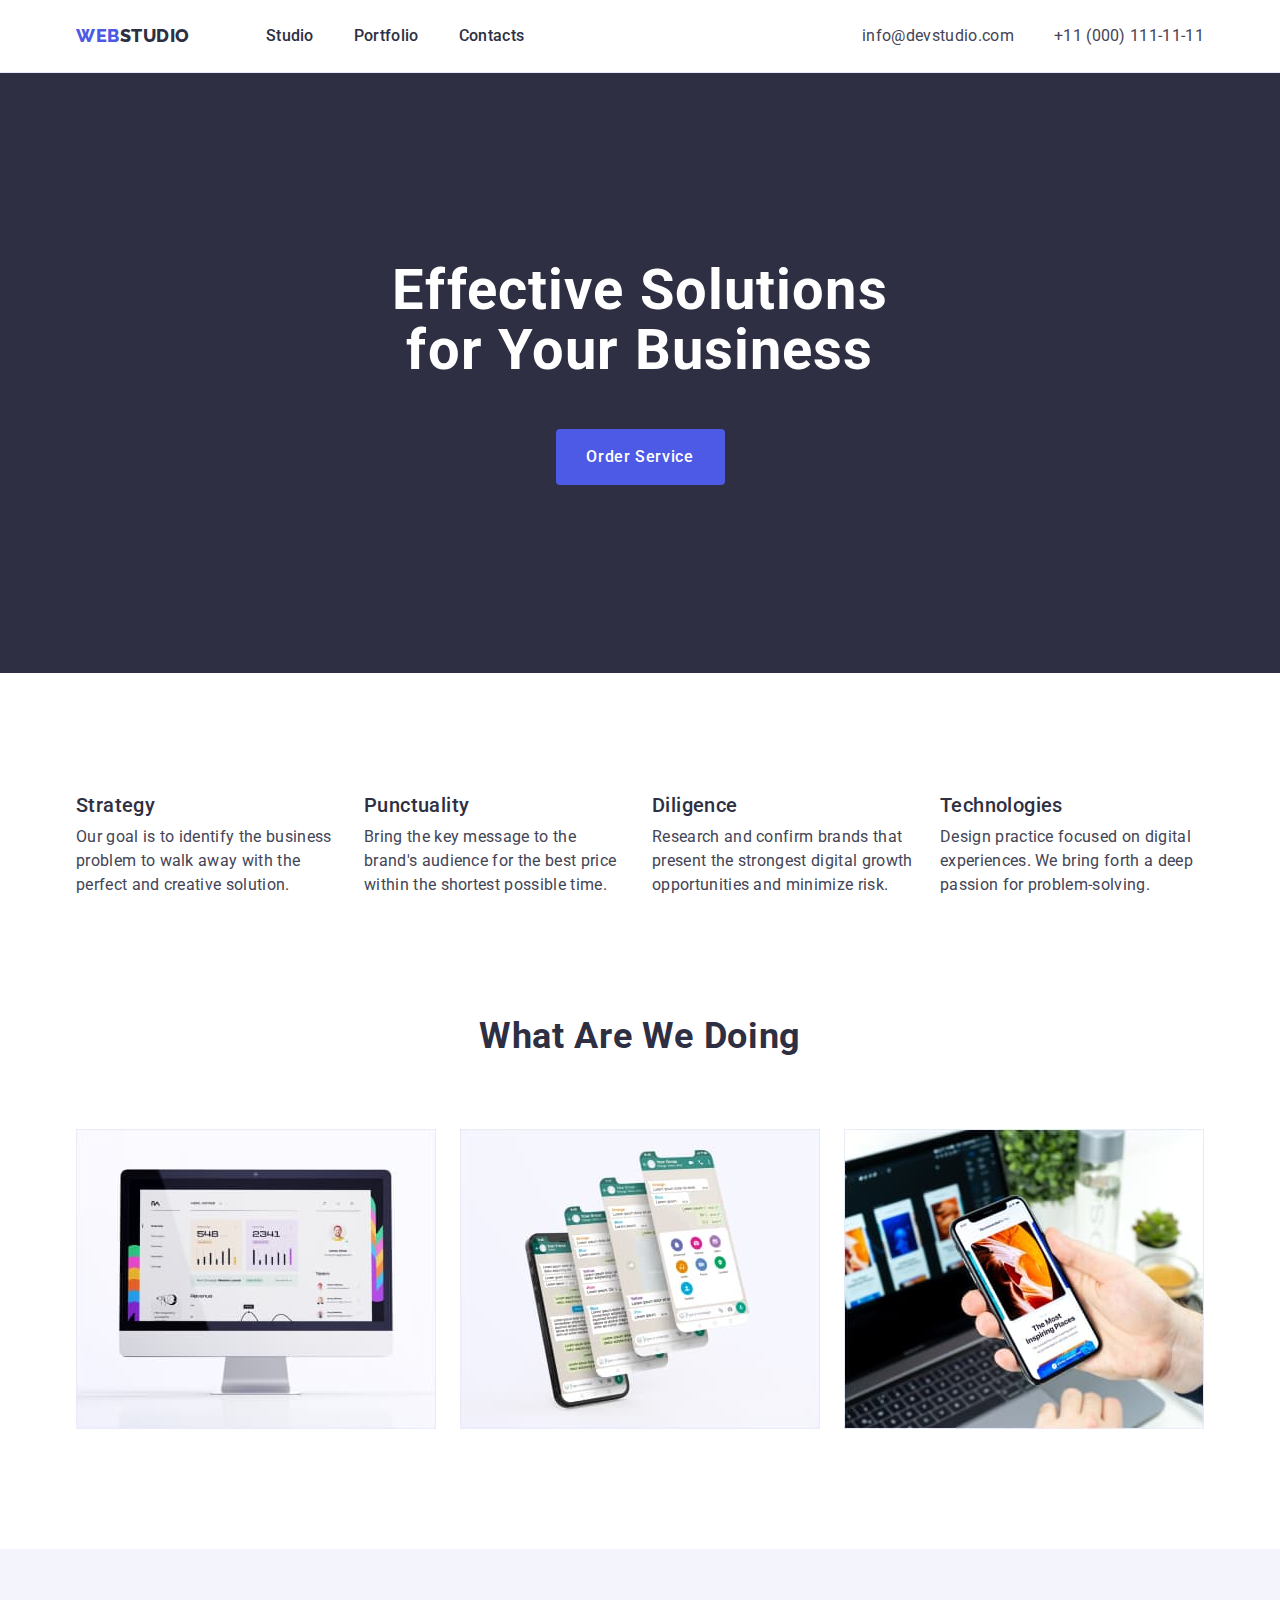
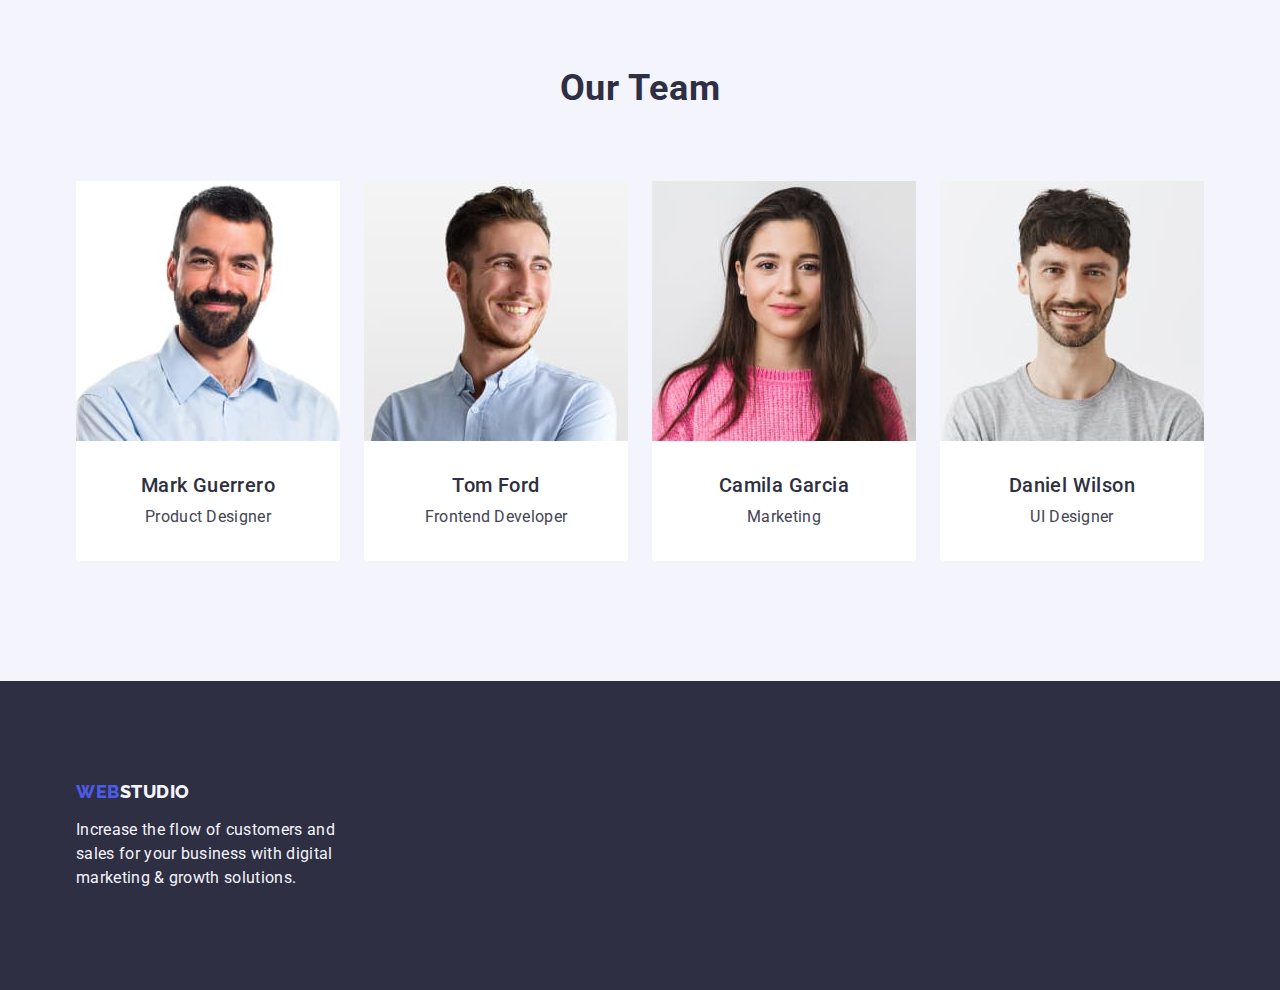
<file: index.html>
<!DOCTYPE html>
<html lang="en">
  <head>
    <meta charset="UTF-8" />
    <meta http-equiv="X-UA-Compatible" content="IE=edge" />
    <meta name="viewport" content="width=device-width, initial-scale=1.0" />
    <link rel="preconnect" href="https://fonts.googleapis.com" />
    <link rel="preconnect" href="https://fonts.gstatic.com" crossorigin />
    <link
      href="https://fonts.googleapis.com/css2?family=Raleway:wght@800&family=Roboto:wght@400;500;700;900&display=swap"
      rel="stylesheet"
    />
    <link
      rel="stylesheet"
      href="https://cdnjs.cloudflare.com/ajax/libs/modern-normalize/2.0.0/modern-normalize.min.css"
    />
    <link rel="stylesheet" href="./css/styles.css" />
    <title>WebStudio</title>
  </head>

  <body>
    <header class="header">
      <div class="container header-conteiner">
        <nav class="header-navigation">
          <a href="./index.html" class="header-logo link"
            >Web<span class="header-logo-span">Studio</span></a
          >
          <ul class="header-menu list">
            <li class="header-menu-item list">
              <a class="header-menu-link link" href="./index.html">Studio</a>
            </li>
            <li class="header-menu-item list">
              <a class="header-menu-link link" href="./portfolio.html"
                >Portfolio</a
              >
            </li>
            <li class="header-menu-item list">
              <a class="header-menu-link link" href="">Contacts</a>
            </li>
          </ul>
        </nav>
        <address class="header-addres">
          <ul class="header-addres-list list">
            <li class="header-addres-item list">
              <a
                class="header-addres-link link"
                href="mailto:info@devstudio.com"
                >info@devstudio.com</a
              >
            </li>
            <li class="header-addres-item list">
              <a class="header-addres-link link" href="tel:+110001111111"
                >+11 (000) 111-11-11</a
              >
            </li>
          </ul>
        </address>
      </div>
    </header>

    <main>
      <section class="hero">
        <div class="container">
          <h1 class="hero-title">Effective Solutions for Your Business</h1>
          <button type="button" class="hero-button">Order Service</button>
        </div>
      </section>

      <section class="advantages">
        <div class="container">
          <h2 class="visually-hidden">Advantages</h2>
          <ul class="advantages-list list">
            <li class="advantages-item list">
              <h3 class="advantages-subtitle section-subtitle">Strategy</h3>
              <p class="advantages-item-text section-text">
                Our goal is to identify the business problem to walk away with
                the perfect and creative solution.
              </p>
            </li>
            <li class="advantages-item list">
              <h3 class="advantages-subtitle section-subtitle">Punctuality</h3>
              <p class="advantages-item-text section-text">
                Bring the key message to the brand's audience for the best price
                within the shortest possible time.
              </p>
            </li>
            <li class="advantages-item list">
              <h3 class="advantages-subtitle section-subtitle">Diligence</h3>
              <p class="advantages-item-text section-text">
                Research and confirm brands that present the strongest digital
                growth opportunities and minimize risk.
              </p>
            </li>
            <li class="advantages-item list">
              <h3 class="advantages-subtitle section-subtitle">Technologies</h3>
              <p class="advantages-item-text section-text">
                Design practice focused on digital experiences. We bring forth a
                deep passion for problem-solving.
              </p>
            </li>
          </ul>
        </div>
      </section>

      <section class="products">
        <div class="container">
          <h2 class="products-title section-title">What are we doing</h2>
          <ul class="products-list list">
            <li class="products-item list">
              <img
                src="./images/img1.jpg"
                alt="computer"
                width="360"
                height="300"
              />
            </li>
            <li class="products-item list">
              <img
                src="./images/img2.jpg"
                alt="screensavers"
                width="360"
                height="300"
              />
            </li>
            <li class="products-item list">
              <img
                src="./images/img3.jpg"
                alt="laptop and phone in hand"
                width="360"
                height="300"
              />
            </li>
          </ul>
        </div>
      </section>

      <section class="team">
        <div class="container">
          <h2 class="team-tittle section-title">Our Team</h2>
          <ul class="team-list list">
            <li class="team-item list">
              <img
                src="./images/imgteam1.jpg"
                alt="man"
                width="264"
                height="260"
              />
              <div class="team-name-class">
                <h3 class="team-name section-subtitle">Mark Guerrero</h3>
                <p class="team-status section-text">Product Designer</p>
              </div>
            </li>
            <li class="team-item list">
              <img
                src="./images/imgteam2.jpg"
                alt="man"
                width="264"
                height="260"
              />
              <div class="team-name-class">
                <h3 class="team-name section-subtitle">Tom Ford</h3>
                <p class="team-status section-text">Frontend Developer</p>
              </div>
            </li>
            <li class="team-item list">
              <img
                src="./images/imgteam3.jpg"
                alt="woman"
                width="264"
                height="260"
              />
              <div class="team-name-class">
                <h3 class="team-name section-subtitle">Camila Garcia</h3>
                <p class="team-status section-text">Marketing</p>
              </div>
            </li>
            <li class="team-item list">
              <img
                src="./images/imgteam4.jpg"
                alt="man"
                width="264"
                height="260"
              />
              <div class="team-name-class">
                <h3 class="team-name section-subtitle">Daniel Wilson</h3>
                <p class="team-status section-text">UI Designer</p>
              </div>
            </li>
          </ul>
        </div>
      </section>
    </main>

    <footer class="footer">
      <div class="container">
        <a href="./index.html" class="footer-logo link"
          >Web<span class="footer-logo-span">Studio</span></a
        >
        <p class="footer-text">
          Increase the flow of customers and sales for your business with
          digital marketing & growth solutions.
        </p>
      </div>
    </footer>
  </body>
</html>
</file>
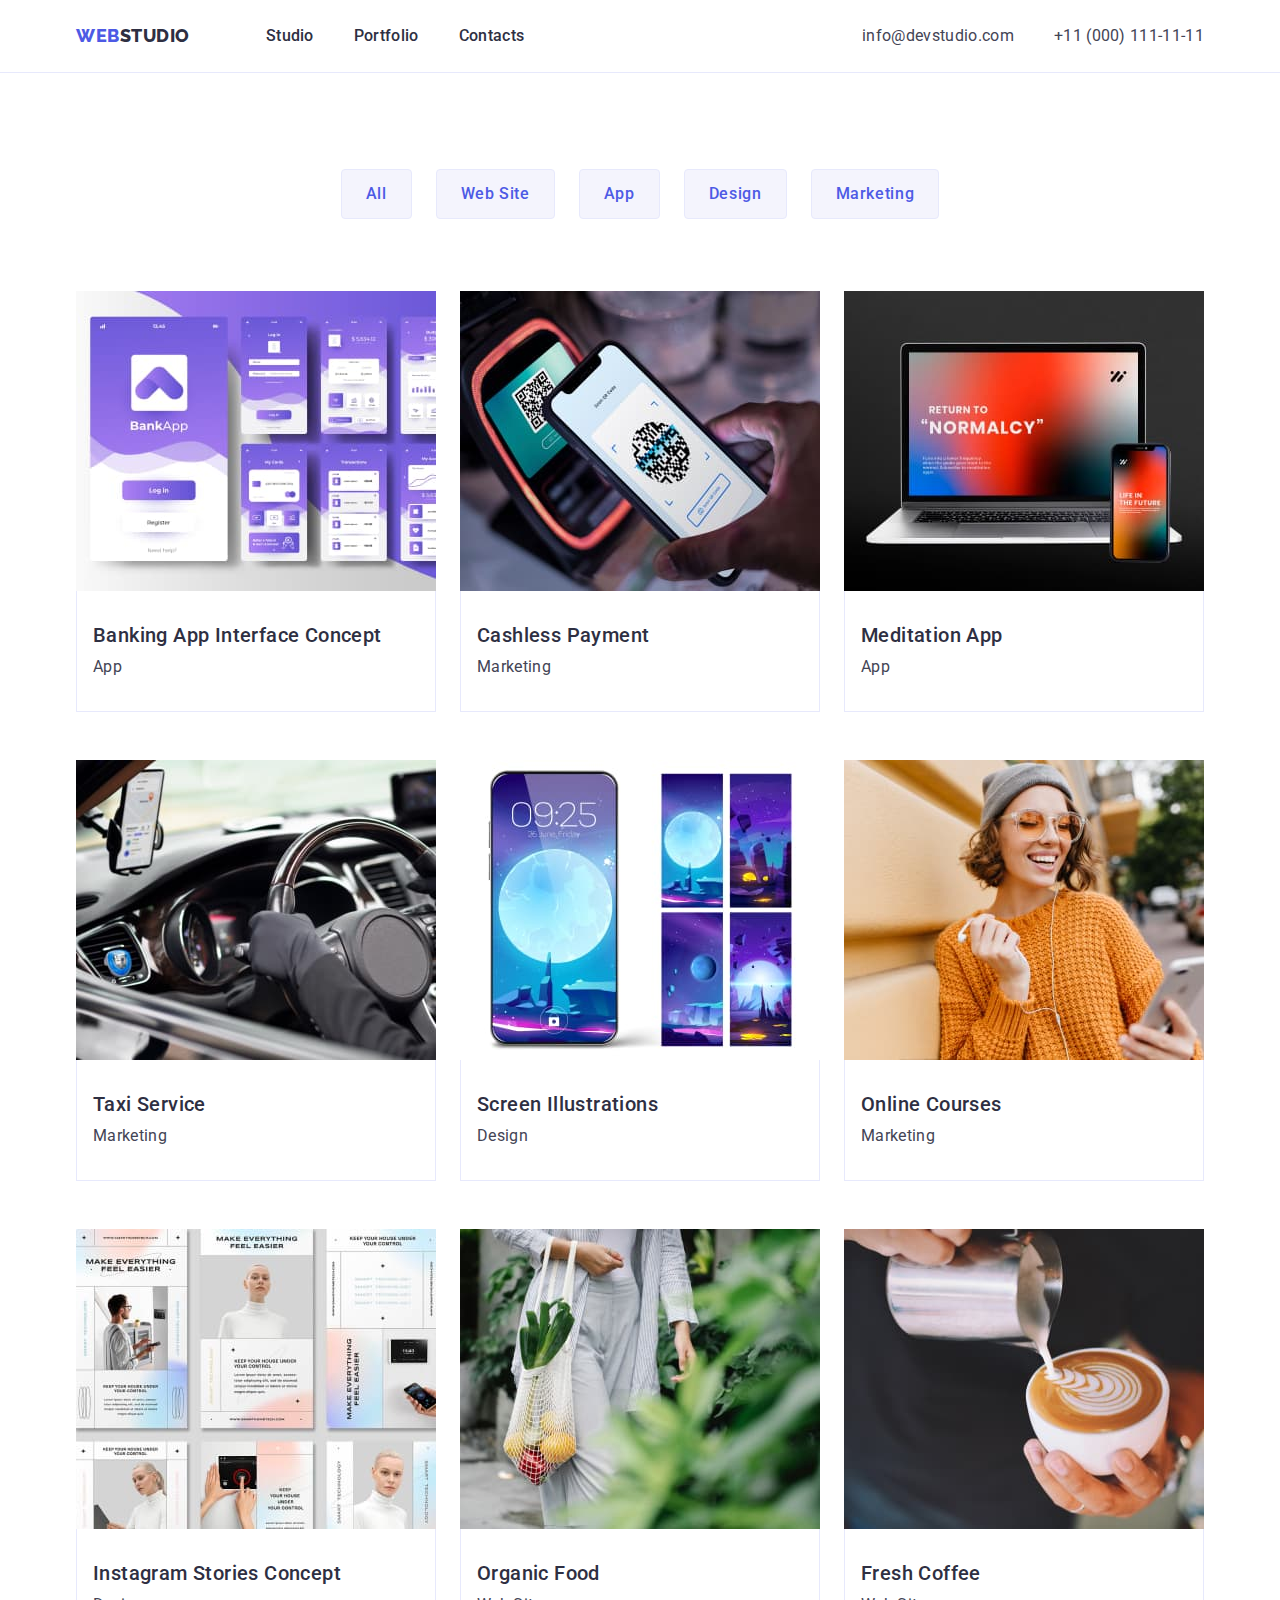
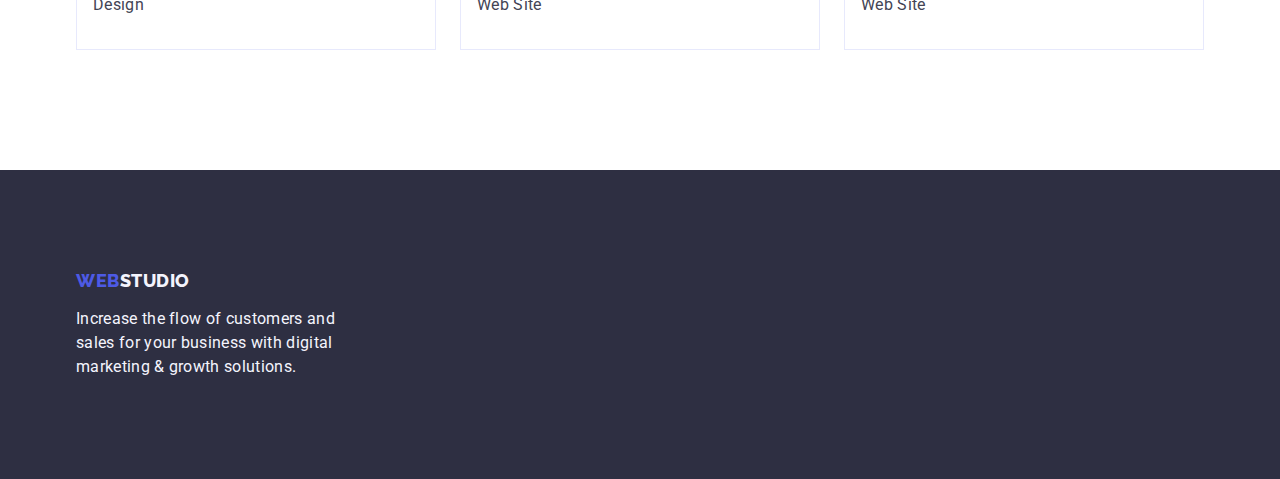
<file: portfolio.html>
<!DOCTYPE html>
<html lang="en">
  <head>
    <meta charset="UTF-8" />
    <meta http-equiv="X-UA-Compatible" content="IE=edge" />
    <meta name="viewport" content="width=device-width, initial-scale=1.0" />
    <link rel="preconnect" href="https://fonts.googleapis.com" />
    <link rel="preconnect" href="https://fonts.gstatic.com" crossorigin />
    <link
      href="https://fonts.googleapis.com/css2?family=Raleway:wght@800&family=Roboto:wght@400;500;700;900&display=swap"
      rel="stylesheet"
    />
    <link
      rel="stylesheet"
      href="https://cdnjs.cloudflare.com/ajax/libs/modern-normalize/2.0.0/modern-normalize.min.css"
    />
    <link rel="stylesheet" href="./css/styles.css" />

    <title>WebStudio</title>
  </head>

  <body>
    <header class="header">
      <div class="container header-conteiner">
        <nav class="header-navigation">
          <a href="./index.html" class="header-logo link"
            >Web<span class="header-logo-span">Studio</span></a
          >
          <ul class="header-menu list">
            <li class="header-menu-item list">
              <a class="header-menu-link link" href="./index.html">Studio</a>
            </li>
            <li class="header-menu-item list">
              <a class="header-menu-link link" href="./portfolio.html"
                >Portfolio</a
              >
            </li>
            <li class="header-menu-item list">
              <a class="header-menu-link link" href="">Contacts</a>
            </li>
          </ul>
        </nav>
        <address class="header-addres">
          <ul class="header-addres-list list">
            <li class="header-addres-item list">
              <a
                class="header-addres-link link"
                href="mailto:info@devstudio.com"
                >info@devstudio.com</a
              >
            </li>
            <li class="header-addres-item list">
              <a class="header-addres-link link" href="tel:+110001111111"
                >+11 (000) 111-11-11</a
              >
            </li>
          </ul>
        </address>
      </div>
    </header>

    <main>
      <section class="portfolio">
        <div class="container">
          <h1 class="visually-hidden">Portfolio</h1>
          <ul class="port-navigation-list list">
            <li class="port-navigation-item list">
              <button type="button" class="port-navigation-button">All</button>
            </li>
            <li class="port-navigation-item list">
              <button type="button" class="port-navigation-button">
                Web Site
              </button>
            </li>
            <li class="port-navigation-item list">
              <button type="button" class="port-navigation-button">App</button>
            </li>
            <li class="port-navigation-item list">
              <button type="button" class="port-navigation-button">
                Design
              </button>
            </li>
            <li class="port-navigation-item list">
              <button type="button" class="port-navigation-button">
                Marketing
              </button>
            </li>
          </ul>

          <ul class="port-avatar-list list">
            <li class="port-avatar-item">
              <a class="portfolio-link link" href="">
                <img
                  src="./images/imgport1.jpg"
                  alt="bank aplication"
                  width="360"
                  height="300"
                />
                <div class="port-name-class">
                  <h2 class="port-avatar-title">
                    Banking App Interface Concept
                  </h2>
                  <p class="port-avatar-text">App</p>
                </div>
              </a>
            </li>
            <li class="port-avatar-item">
              <a class="portfolio-link link" href="">
                <img
                  src="./images/imgport2.jpg"
                  alt="telefon read qr cod"
                  width="360"
                  height="300"
                />
                <div class="port-name-class">
                  <h2 class="port-avatar-title">Cashless Payment</h2>
                  <p class="port-avatar-text">Marketing</p>
                </div>
              </a>
            </li>
            <li class="port-avatar-item">
              <a class="portfolio-link link" href="">
                <img
                  src="./images/imgport3.jpg"
                  alt="noutbook"
                  width="360"
                  height="300"
                />
                <div class="port-name-class">
                  <h2 class="port-avatar-title">Meditation App</h2>
                  <p class="port-avatar-text">App</p>
                </div>
              </a>
            </li>
            <li class="port-avatar-item">
              <a class="portfolio-link link" href="">
                <img
                  src="./images/imgport4.jpg"
                  alt="driver in the car"
                  width="360"
                  height="300"
                />
                <div class="port-name-class">
                  <h2 class="port-avatar-title">Taxi Service</h2>
                  <p class="port-avatar-text">Marketing</p>
                </div>
              </a>
            </li>
            <li class="port-avatar-item">
              <a class="portfolio-link link" href="">
                <img
                  src="./images/imgport5.jpg"
                  alt="mobil and moon"
                  width="360"
                  height="300"
                />
                <div class="port-name-class">
                  <h2 class="port-avatar-title">Screen Illustrations</h2>
                  <p class="port-avatar-text">Design</p>
                </div>
              </a>
            </li>
            <li class="port-avatar-item">
              <a class="portfolio-link link" href="">
                <img
                  src="./images/imgport6.jpg"
                  alt="nice girl"
                  width="360"
                  height="300"
                />
                <div class="port-name-class">
                  <h2 class="port-avatar-title">Online Courses</h2>
                  <p class="port-avatar-text">Marketing</p>
                </div>
              </a>
            </li>
            <li class="port-avatar-item">
              <a class="portfolio-link link" href="">
                <img
                  src="./images/imgport7.jpg"
                  alt="instagram stories"
                  width="360"
                  height="300"
                />
                <div class="port-name-class">
                  <h2 class="port-avatar-title">Instagram Stories Concept</h2>
                  <p class="port-avatar-text">Design</p>
                </div>
              </a>
            </li>
            <li class="port-avatar-item">
              <a class="portfolio-link link" href="">
                <img
                  src="./images/imgport8.jpg"
                  alt="woman go to shop"
                  width="360"
                  height="300"
                />
                <div class="port-name-class">
                  <h2 class="port-avatar-title">Organic Food</h2>
                  <p class="port-avatar-text">Web Site</p>
                </div>
              </a>
            </li>
            <li class="port-avatar-item">
              <a class="portfolio-link link" href="">
                <img
                  src="./images/imgport9.jpg"
                  alt="fresh coffee"
                  width="360"
                  height="300"
                />
                <div class="port-name-class">
                  <h2 class="port-avatar-title">Fresh Coffee</h2>
                  <p class="port-avatar-text">Web Site</p>
                </div>
              </a>
            </li>
          </ul>
        </div>
      </section>
    </main>

    <footer class="footer">
      <div class="container">
        <a href="./index.html" class="footer-logo link"
          >Web<span class="footer-logo-span">Studio</span></a
        >
        <p class="footer-text">
          Increase the flow of customers and sales for your business with
          digital marketing & growth solutions.
        </p>
      </div>
    </footer>
  </body>
</html>
</file>
<file: css/styles.css>
:root {
  --title-color: #ffffff;
  --subtitle-color: #2e2f42;
  --portfolio-filters:--title-color: #ffffff;
  --subtitle-color: #2e2f42;
  --portfolio-filters: #4d5ae5;
  --button-background-color: #f4f4fd;
  --litle-text: #434455;
  --button-port-color: #e7e9fc;
}

body {
  font-family: "Roboto", sans-serif;
  color: var(--litle-text);
  background-color: var(--title-color);
}

p,
h1,
h2,
h3,
h4,
h5,
h6 {
  margin-top: 0;
  margin-bottom: 0;
}

a {
  text-decoration: none;
}

ul {
  list-style-type: style type none;
  margin-top: 0;
  margin-bottom: 0;
  padding-left: 0;
}

img {
  display: block;
  max-width: 100%;
  height: auto;
}
.visually-hidden {
  position: absolute;
  width: 1px;
  height: 1px;
  margin: -1px;
  border: 0;
  padding: 0;
  white-space: nowrap;
  clip-path: inset(100%);
  clip: rect(0 0 0 0);
  overflow: hidden;
}
.list {
  list-style-type: none;
}
.link {
  text-decoration: none;
}

.container {
  width: 100%;
  max-width: 1158px;
  padding-left: 15px;
  padding-right: 15px;
  margin: 0 auto;
  outline: 2px solid none;
}

.section-title {
  text-transform: capitalize;
  text-align: center;
  font-size: 36px;
  line-height: 1.11;
  letter-spacing: 0.02em;
  color: var(--subtitle-color);
}
.section-subtitle {
  font-weight: 500;
  font-size: 20px;
  line-height: 1.2;
  letter-spacing: 0.02em;
  color: var(--subtitle-color);
}
.section-text {
  font-weight: 400;
  font-size: 16px;
  line-height: 1.5;
  letter-spacing: 0.02em;
  color: var(--litle-text);
}

/**-------------HEADER--------------- */

.header {
  padding-top: 24px;
  padding-bottom: 24px;
  border-bottom: 1px solid #e7e9fc;
}
.header-menu {
  display: flex;
  gap: 40px;
 
}
.header-addres-list {
  display: flex;
  gap: 40px;
}
.header-navigation {
  display: flex;
  align-items: center;

}
.header-conteiner {
  display: flex;
  align-items: center;
}

.header-logo {
  font-family: "Raleway", sans-serif;
  font-weight: 800;
  font-size: 18px;
  line-height: 1.17;
  color: var(--portfolio-filters);
  letter-spacing: 0.03em;
  display: flex;
  align-items: center;
  margin-right: 76px;
  text-transform: uppercase;
}
.header-logo-span {
  font-weight: 800;
  font-size: 18px;
  line-height: 1.17;
  color: var(--subtitle-color);
  
}
.header-menu-link {
  font-weight: 500;
  font-size: 16px;
  line-height: 1.5;
  letter-spacing: 0.02em;
  color: var(--subtitle-color);
  padding: 24px 0;
}
.header-menu-link:hover,
.header-menu-link:focus {
  color: #404bbf;
}

.header-addres {
  font-style: normal;
  margin-left: auto;
}
.header-addres-link:hover,
.header-addres-link:focus {
  color: #404bbf;
}
.header-menu-item {
  font-weight: 500;
  font-size: 16px;
  line-height: 1.5;
  letter-spacing: 0.02em;
  color: var(--subtitle-color);
}
.header-addres-link {
  font-weight: 400;
  font-size: 16px;
  line-height: 1.5;
  letter-spacing: 0.02em;
  color: var(--litle-text);
}

/**------------HERO--------------- */

.hero {
  background-color: #2e2f42;
  padding: 188px 0;
  
}
.hero-container {
  background-color: #2e2f42;
  width: 1440px;
  height: 600px;
  margin-left: auto;
  margin-right: auto;
  padding-top: 188px;
  padding-bottom: 188px;
}

.hero-title {
  font-weight: 700;
  font-size: 56px;
  line-height: 1.07;
  text-align: center;
  letter-spacing: 0.02em;
  color: #ffffff;
  max-width: 496px;
  height: 120px;
  margin-left: auto;
  margin-right: auto;
  margin-bottom: 48px;
}
.hero-button {
  display: block;
  min-width: 169px;
  height: 56px;
  border: none;
  font-family: "Roboto", sans-serif;
  font-weight: 500;
  font-size: 16px;
  line-height: 1.5;
  letter-spacing: 0.04em;
  cursor: pointer;
  color: #ffffff;
  background-color: var(--portfolio-filters);
  border-radius: 4px;
  margin-left: auto;
  margin-right: auto;
}

.hero-button:hover,
.hero-button:focus {
  background-color: #404bbf;
}

.advantages {
  padding: 120px 0 120px;
}
.advantages-list {
  display: flex;
  gap: 24px;
}
.advantages-subtitle {
  margin-bottom: 8px;
}
.advantages-item {
  width: calc((100% - 72px) / 4);
}

.products {
  padding-bottom: 120px;
}
.products-title {
  margin: 0 auto;
  margin-bottom: 72px;
  text-transform: capitalize;
}
.products-list {
  display: flex;
  gap: 24px;
}
.products-item {
  width: calc((100% - 24px * 2) / 3);
  margin: 0 auto;
}

.team {
  padding: 120px 0;
}
.team-tittle {
  margin-bottom: 72px;
}
.team-list {
  display: flex;
  gap: 24px;
}

.team-item {
  background-color: #ffffff;
  border-radius: 0px 0px 4px 4px;
}

.team {
  background-color: #f4f4fd;
}

.team-name-class {
  padding: 32px 16px;
  margin: 0 auto;
}
.team-name {
  text-align: center;
  margin-bottom: 8px;
}
.team-status {
  text-align: center;
}

.footer {
  background-color: var(--subtitle-color);
  padding: 100px 0;
}
.footer-text {
  font-weight: 400;
  font-size: 16px;
  line-height: 1.5;
  letter-spacing: 0.02em;
  color: #f4f4fd;
  max-width: 264px;
}
.footer-logo {
 display: inline-block;
  font-family: "Raleway", sans-serif;
  font-weight: 800;
  font-size: 18px;
  line-height: 1.17;
  color: var(--portfolio-filters);
  letter-spacing: 0.03em;
  text-transform: uppercase;
  margin-bottom: 16px;
}
.footer-logo-span {
  font-weight: 800;
  font-size: 18px;
  line-height: 1.17;
  color: #f4f4fd;
}
/**---------------PORFOLIO-NAV-------------------*/
.portfolio {
  padding-top: 96px;
  padding-bottom: 120px;
}

.port-navigation-list {
  display: flex;
  justify-content: center;
  gap: 24px;
  margin-bottom: 72px;
}

.body-portfolio {
  font-family: "Roboto", sans-serif;
  color: var(--litle-text);
}

.port-navigation-button {
  font-family: "Roboto", sans-serif;
  font-weight: 500;
  font-size: 16px;
  line-height: 1.5;
  letter-spacing: 0.04em;
  color: var(--portfolio-filters);
  background-color: var(--button-background-color);
  cursor: pointer;
  padding: 12px 24px;
  border: 1px solid var(--button-port-color);
  border-radius: 4px;
}
.port-navigation-button:hover,
.port-navigation-button:focus {
  color: #ffffff;
  background: #404bbf;
  border: 1px solid transparent;
}

.port-avatar-list {
  display: flex;
  flex-wrap: wrap;
  column-gap: 24px;
  row-gap: 48px;
}
.port-avatar-item {

}
.port-name-class {
  padding: 32px 16px;
  border: 1px solid #e7e9fc;
  border-top: none;
}

.port-avatar-title {
  font-weight: 500;
  font-size: 20px;
  line-height: 1.2;
  letter-spacing: 0.02em;
  color: var(--subtitle-color);
  margin-bottom: 8px;
}
.port-avatar-text {
  font-size: 16px;
  line-height: 1.5;
  letter-spacing: 0.02em;
  color: var(--litle-text);
}
</file>
